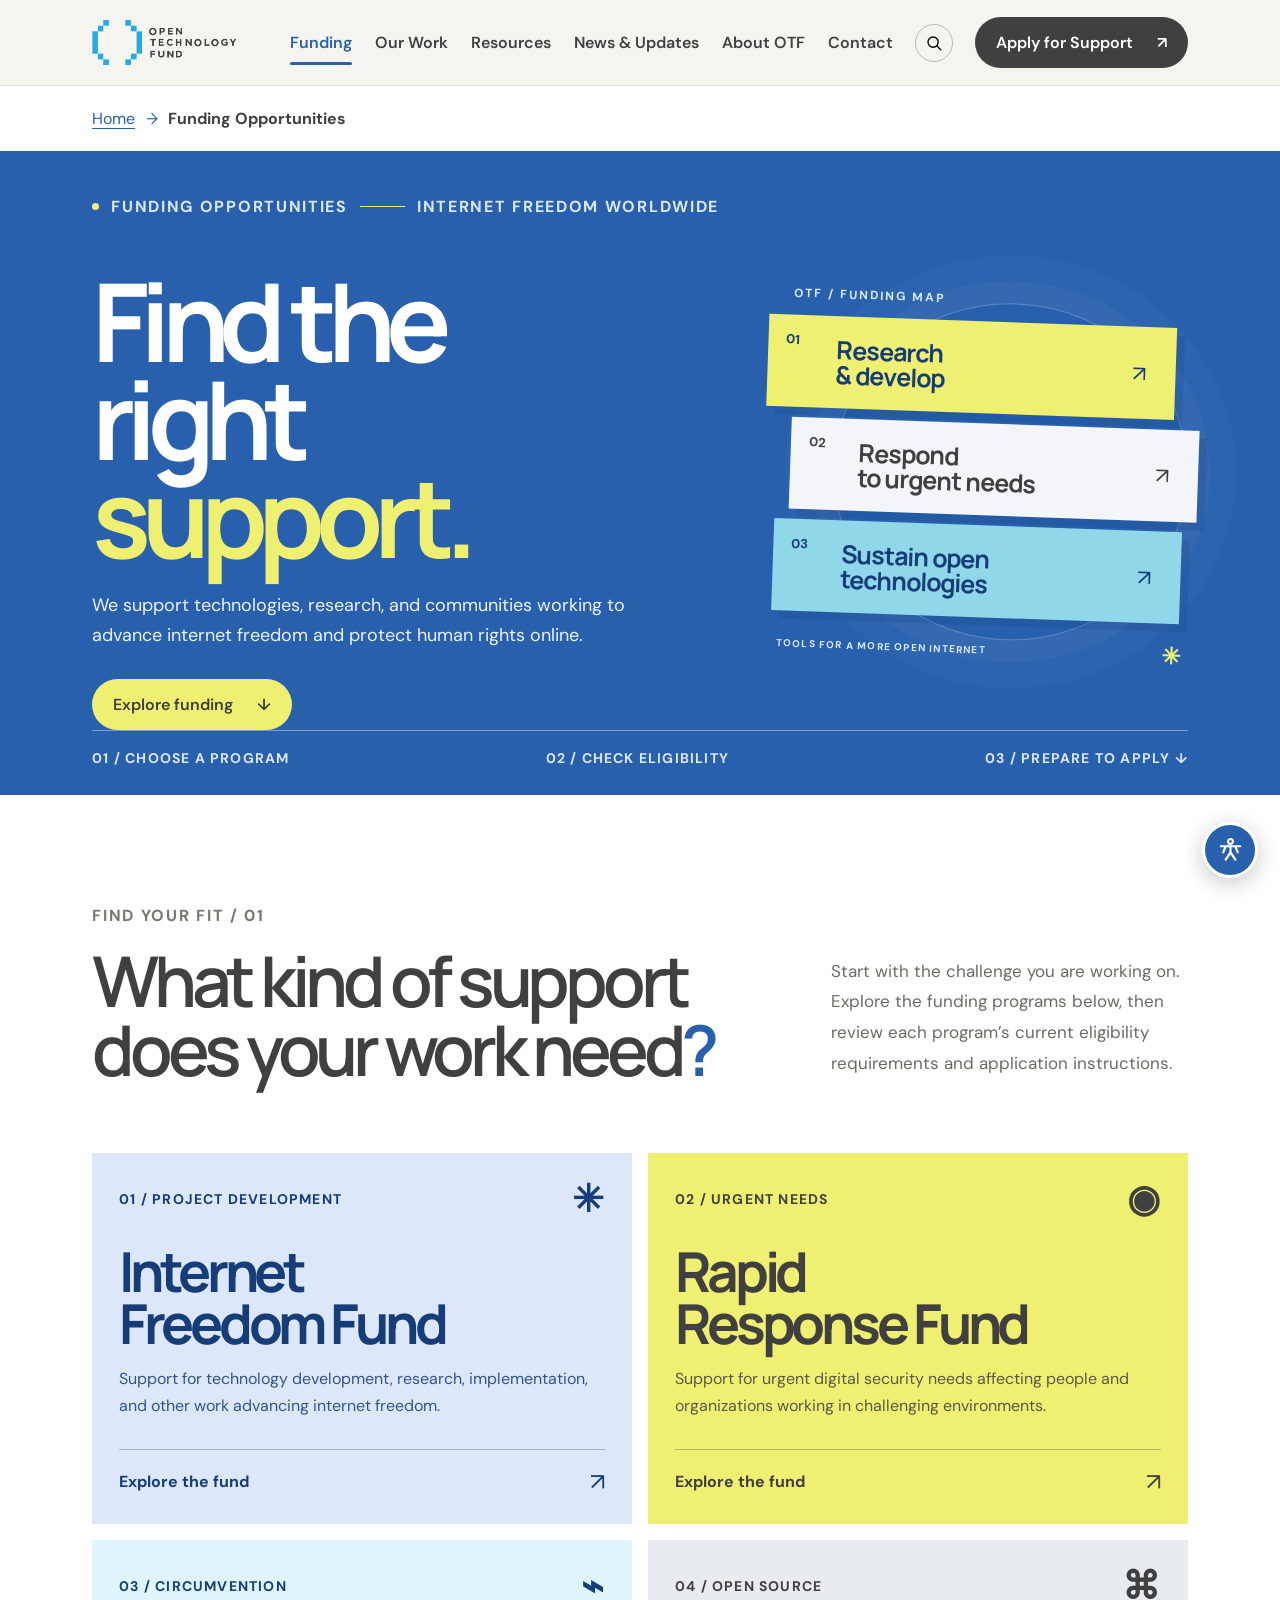
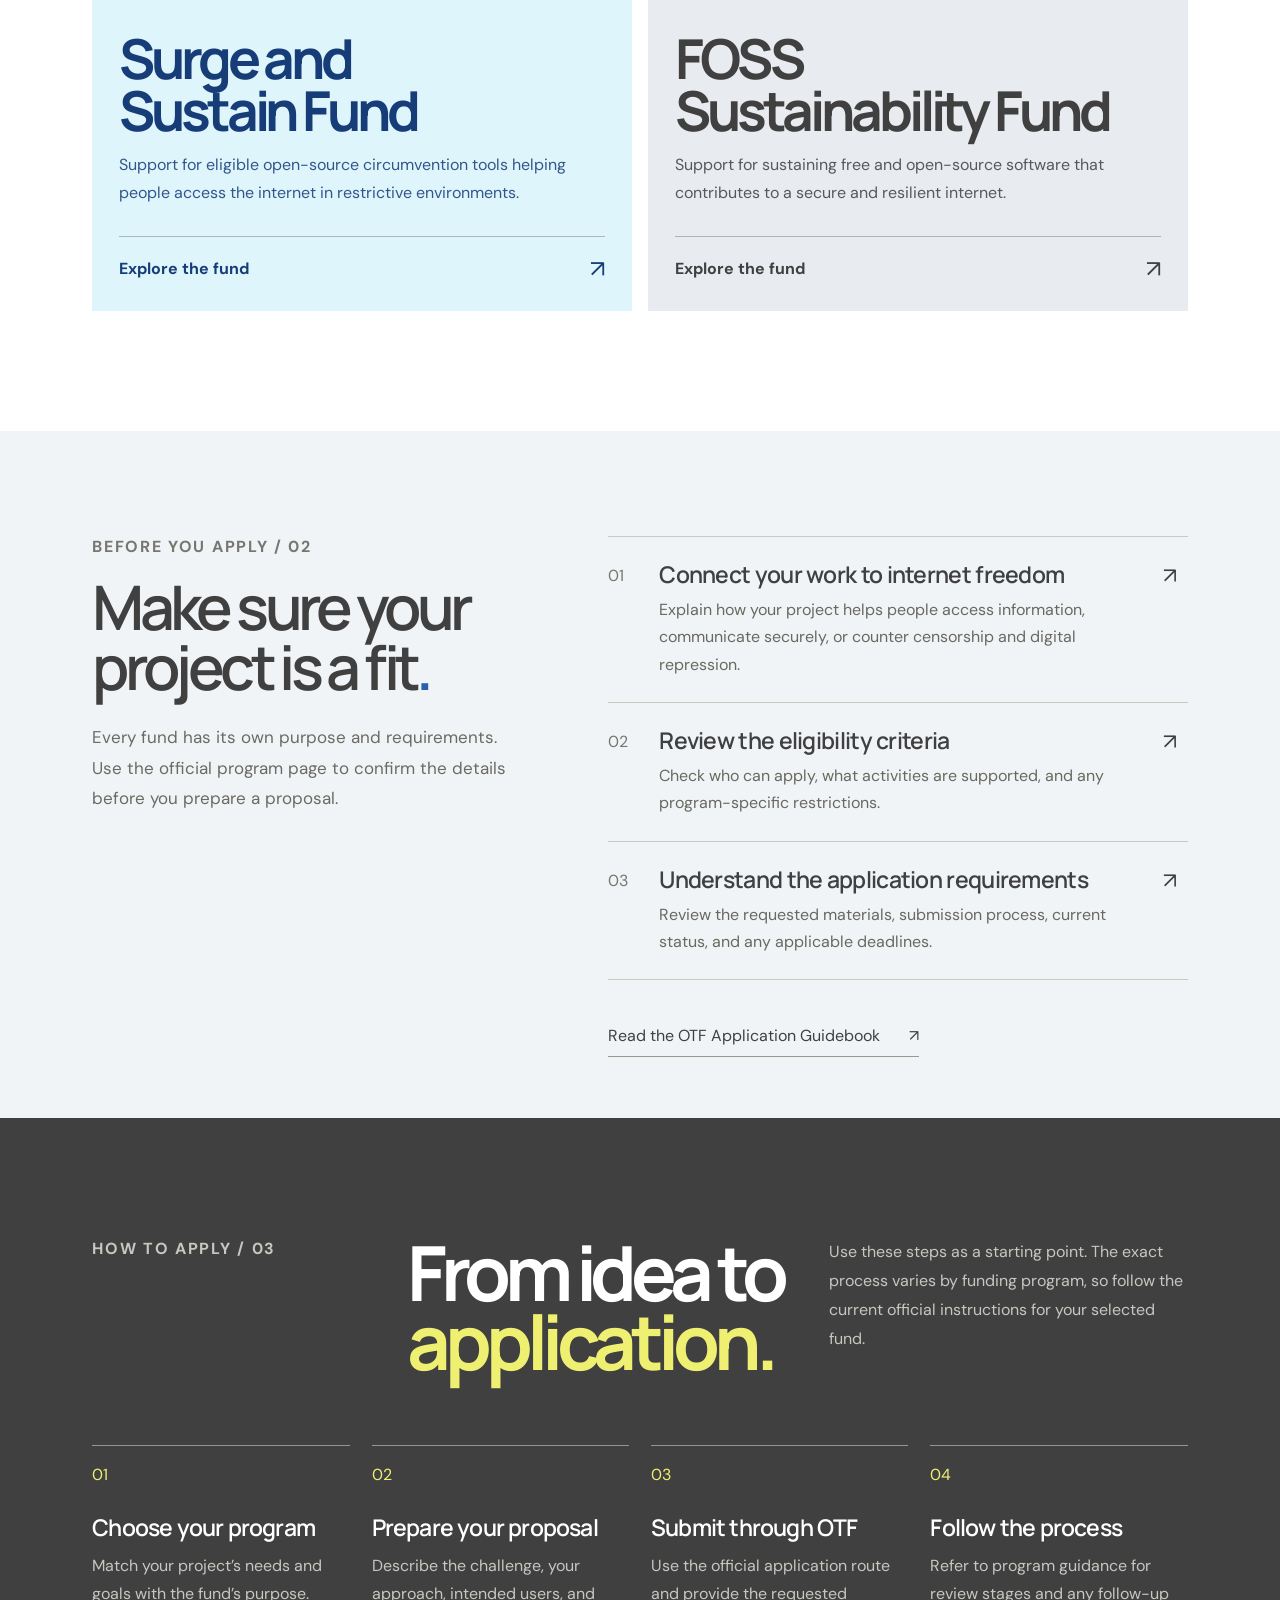
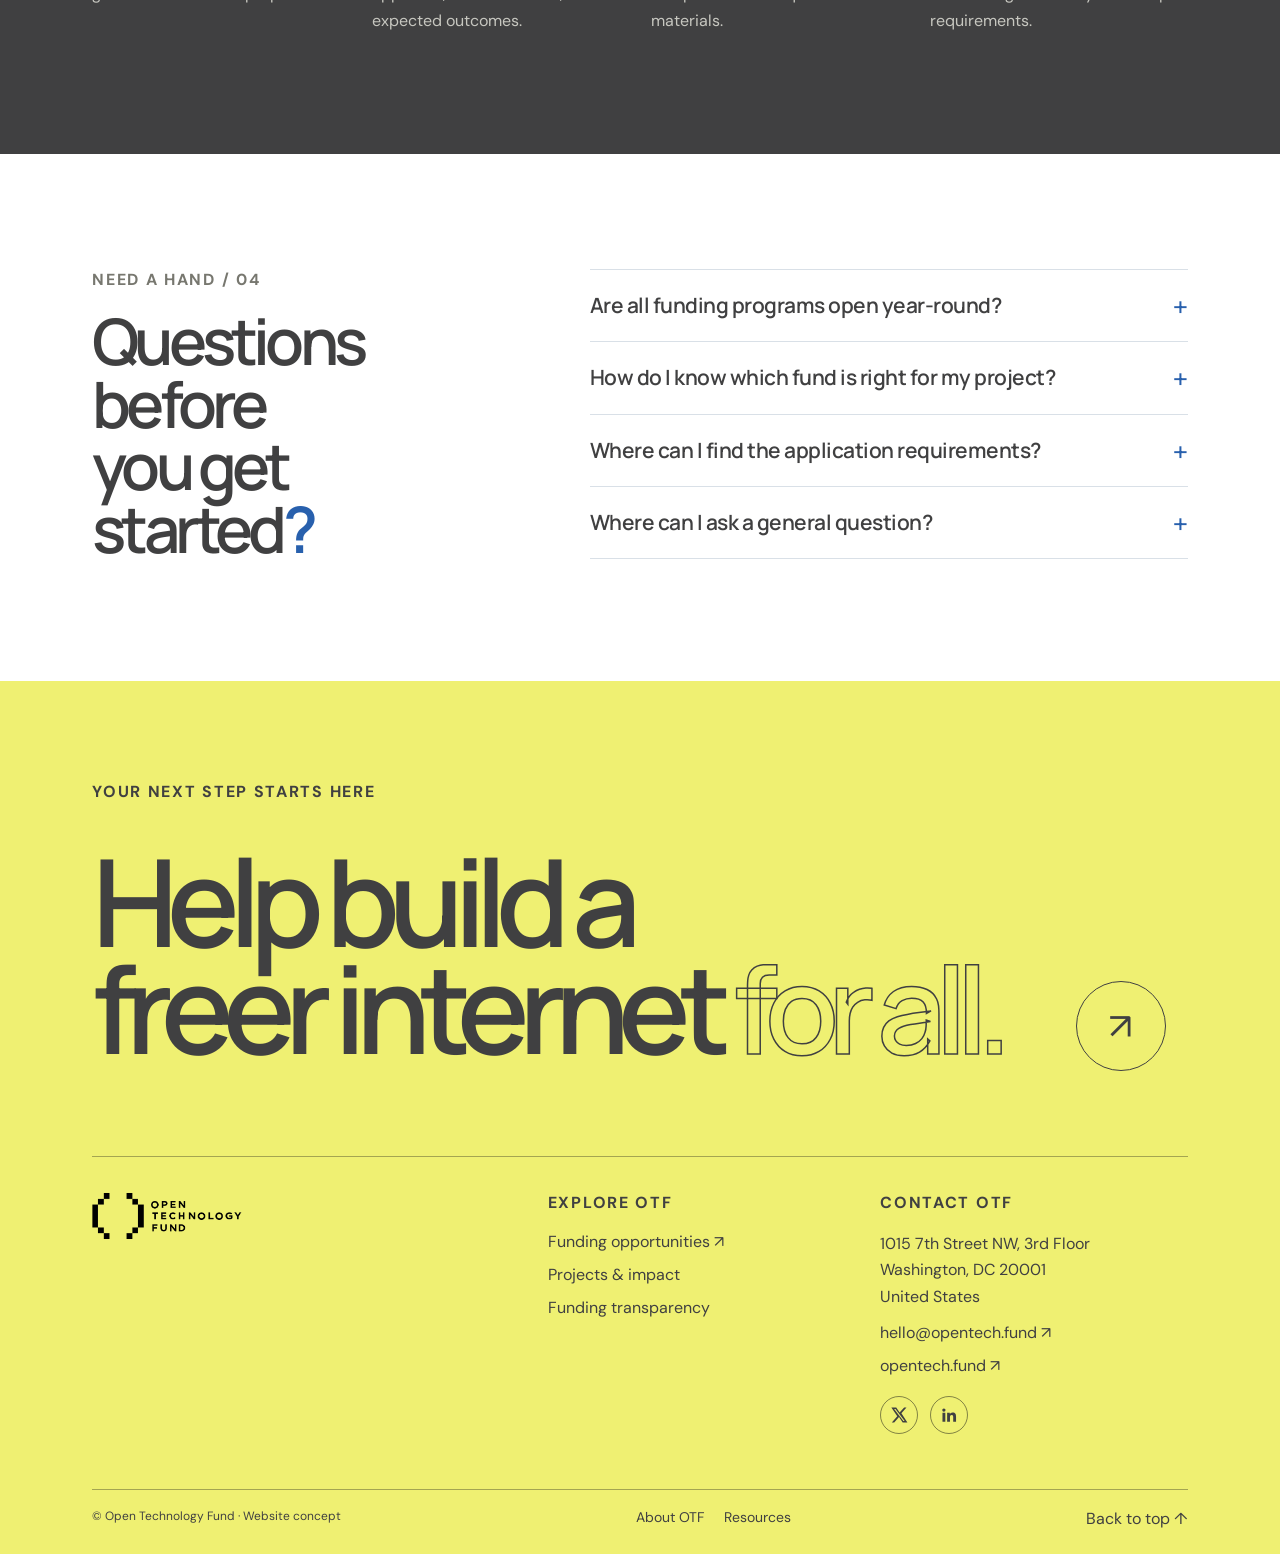
<file: funding.html>
<!doctype html><html lang="en"><head><meta charset="utf-8"><meta name="viewport" content="width=device-width,initial-scale=1"><meta name="description" content="Explore Open Technology Fund funding opportunities and find the right program for your internet freedom work."><title>Funding Opportunities — Open Technology Fund</title><link rel="preconnect" href="https://fonts.googleapis.com"><link rel="preconnect" href="https://fonts.gstatic.com" crossorigin><link href="https://fonts.googleapis.com/css2?family=DM+Sans:wght@400;500;600;700&family=Manrope:wght@400;500;600;700;800&display=swap" rel="stylesheet"><link rel="stylesheet" href="styles.css"><link rel="stylesheet" href="funding.css"></head><body><header class="header">
  <a class="otf-brand" href="index.html" aria-label="Open Technology Fund home"><img src="otf-logo.png" alt="Open Technology Fund"></a>
  <nav class="desktop-nav" aria-label="Primary navigation"><a href="funding.html" class="active" aria-current="page">Funding</a><a href="index.html#work">Our Work</a><a href="index.html#resources">Resources</a><a href="index.html#updates">News &amp; Updates</a><a href="index.html#about">About OTF</a><a href="index.html#contact">Contact</a></nav>
  <button class="search-toggle" type="button" aria-label="Open site search" aria-expanded="false" aria-controls="site-search"><svg viewBox="0 0 24 24" aria-hidden="true"><circle cx="10.8" cy="10.8" r="6.8"></circle><path d="m16 16 5 5"></path></svg></button>
  <a class="pill pill-dark header-cta" href="https://apply.opentech.fund/">Apply for Support <span>↗</span></a>
  <button class="menu-toggle" aria-label="Toggle navigation" aria-expanded="false"><i></i><i></i></button>
</header>
<div class="site-search" id="site-search" hidden>
  <form class="site-search-form" role="search" aria-label="Search this website">
    <label for="site-search-input">Search OTF</label>
    <div class="site-search-entry"><input id="site-search-input" type="search" placeholder="Search funding, programs, resources…" autocomplete="off"><button type="submit">Search ↗</button></div>
    <button type="button" class="site-search-close" aria-label="Close search">×</button>
  </form>
  <div class="site-search-results" aria-live="polite"></div>
</div>
<main id="top" class="funding-page">
  <nav class="breadcrumbs section-pad" aria-label="Breadcrumb"><a href="index.html">Home</a><span class="breadcrumb-chevron" aria-hidden="true">↗</span><span aria-current="page">Funding Opportunities</span></nav>
  <section class="funding-hero section-pad">
    <div class="funding-kicker"><span class="status-dot"></span> Funding opportunities <span class="kicker-line"></span> Internet freedom worldwide</div>
    <div class="funding-hero-grid"><div><h1>Find the right<br><em>support.</em></h1><p>We support technologies, research, and communities working to advance internet freedom and protect human rights online.</p><a class="pill pill-light" href="#programs">Explore funding <span>↓</span></a></div><div class="funding-hero-art" aria-hidden="true">
      <div class="hero-art-label">OTF / FUNDING MAP</div>
      <div class="hero-art-panel panel-one"><span>01</span><b>Research<br>&amp; develop</b><i>↗</i></div>
      <div class="hero-art-panel panel-two"><span>02</span><b>Respond<br>to urgent needs</b><i>↗</i></div>
      <div class="hero-art-panel panel-three"><span>03</span><b>Sustain open<br>technologies</b><i>↗</i></div>
      <div class="hero-art-foot">TOOLS FOR A MORE OPEN INTERNET <span>✳</span></div>
    </div></div>
    <div class="funding-hero-bottom"><span>01 / CHOOSE A PROGRAM</span><span>02 / CHECK ELIGIBILITY</span><span>03 / PREPARE TO APPLY ↓</span></div>
  </section>
  <section class="funding-intro section-pad"><div><span class="eyebrow">FIND YOUR FIT / 01</span><h2>What kind of support<br>does your work need<span class="period">?</span></h2></div><p>Start with the challenge you are working on. Explore the funding programs below, then review each program’s current eligibility requirements and application instructions.</p></section>
  <section class="funding-programs section-pad" id="programs">
    <a class="funding-program-card program-blue" href="https://www.opentech.fund/funds/internet-freedom-fund/"><div class="program-card-top"><span>01 / PROJECT DEVELOPMENT</span><span class="program-icon">✳</span></div><h3>Internet<br>Freedom Fund</h3><p>Support for technology development, research, implementation, and other work advancing internet freedom.</p><div class="program-card-bottom"><span>Explore the fund</span><b>↗</b></div></a>
    <a class="funding-program-card program-yellow" href="https://www.opentech.fund/funds/rapid-response-fund/"><div class="program-card-top"><span>02 / URGENT NEEDS</span><span class="program-icon">◉</span></div><h3>Rapid<br>Response Fund</h3><p>Support for urgent digital security needs affecting people and organizations working in challenging environments.</p><div class="program-card-bottom"><span>Explore the fund</span><b>↗</b></div></a>
    <a class="funding-program-card program-cyan" href="https://www.opentech.fund/funds/surge-and-sustain-fund/"><div class="program-card-top"><span>03 / CIRCUMVENTION</span><span class="program-icon">⌁</span></div><h3>Surge and<br>Sustain Fund</h3><p>Support for eligible open-source circumvention tools helping people access the internet in restrictive environments.</p><div class="program-card-bottom"><span>Explore the fund</span><b>↗</b></div></a>
    <a class="funding-program-card program-grey" href="https://www.opentech.fund/funds/foss-sustainability-fund/"><div class="program-card-top"><span>04 / OPEN SOURCE</span><span class="program-icon">⌘</span></div><h3>FOSS<br>Sustainability Fund</h3><p>Support for sustaining free and open-source software that contributes to a secure and resilient internet.</p><div class="program-card-bottom"><span>Explore the fund</span><b>↗</b></div></a>
  </section>
  <section class="funding-fit section-pad"><div class="fit-heading"><span class="eyebrow">BEFORE YOU APPLY / 02</span><h2>Make sure your project is a fit<span class="period">.</span></h2><p>Every fund has its own purpose and requirements. Use the official program page to confirm the details before you prepare a proposal.</p></div><div class="fit-list"><div class="fit-row"><span>01</span><div><h3>Connect your work to internet freedom</h3><p>Explain how your project helps people access information, communicate securely, or counter censorship and digital repression.</p></div><b>↗</b></div><div class="fit-row"><span>02</span><div><h3>Review the eligibility criteria</h3><p>Check who can apply, what activities are supported, and any program-specific restrictions.</p></div><b>↗</b></div><div class="fit-row"><span>03</span><div><h3>Understand the application requirements</h3><p>Review the requested materials, submission process, current status, and any applicable deadlines.</p></div><b>↗</b></div></div><a class="text-link guide-link" href="https://docs.opentech.fund/otf-application-guidebook/section-1-applicants/" target="_blank" rel="noreferrer">Read the OTF Application Guidebook <span>↗</span></a></section>
  <section class="funding-process section-pad"><div class="process-head"><span class="eyebrow">HOW TO APPLY / 03</span><h2>From idea to<br><em>application.</em></h2><p>Use these steps as a starting point. The exact process varies by funding program, so follow the current official instructions for your selected fund.</p></div><div class="process-steps"><div><span>01</span><h3>Choose your program</h3><p>Match your project’s needs and goals with the fund’s purpose.</p></div><div><span>02</span><h3>Prepare your proposal</h3><p>Describe the challenge, your approach, intended users, and expected outcomes.</p></div><div><span>03</span><h3>Submit through OTF</h3><p>Use the official application route and provide the requested materials.</p></div><div><span>04</span><h3>Follow the process</h3><p>Refer to program guidance for review stages and any follow-up requirements.</p></div></div></section>
  <section class="funding-faq section-pad"><div><span class="eyebrow">NEED A HAND / 04</span><h2>Questions before<br>you get started<span class="period">?</span></h2></div><div class="faq-list"><details><summary>Are all funding programs open year-round?</summary><p>Not necessarily. Availability and deadlines can vary. Check the official program page for current status before applying.</p></details><details><summary>How do I know which fund is right for my project?</summary><p>Start with the program descriptions above, then review each fund’s eligibility criteria and supported activities on the official OTF website.</p></details><details><summary>Where can I find the application requirements?</summary><p>Use the relevant official fund page and the OTF Application Guidebook for current instructions and required materials.</p></details><details><summary>Where can I ask a general question?</summary><p>Contact OTF at <a href="mailto:hello@opentech.fund">hello@opentech.fund</a>. For program-specific questions, check the relevant fund page first.</p></details></div></section>
</main>
<section class="contact section-pad" id="contact"><div class="contact-top"><span class="eyebrow">YOUR NEXT STEP STARTS HERE</span><h2>Help build a<br>freer internet <em>for all.</em></h2><a class="contact-circle" href="https://www.opentech.fund/" target="_blank" rel="noreferrer" aria-label="Visit the official OTF website">↗</a></div><div class="contact-bottom">
<a class="footer-logo otf-footer-logo" href="index.html"><img src="otf-logo.png" alt="Open Technology Fund"></a>
<div class="contact-info"><span class="eyebrow">EXPLORE OTF</span><a href="funding.html">Funding opportunities ↗</a><a href="https://www.opentech.fund/results/">Projects &amp; impact</a><a href="https://www.opentech.fund/about/about-our-funding/">Funding transparency</a></div>
<div class="contact-info footer-contact"><span class="eyebrow">CONTACT OTF</span><address>1015 7th Street NW, 3rd Floor<br>Washington, DC 20001<br>United States</address><a href="mailto:hello@opentech.fund">hello@opentech.fund ↗</a><a href="https://www.opentech.fund/" target="_blank" rel="noreferrer">opentech.fund ↗</a><div class="social-links" aria-label="OTF social media"><a href="https://x.com/OpenTechFund" target="_blank" rel="noreferrer" aria-label="OTF on X"><svg viewBox="0 0 24 24" aria-hidden="true"><path d="M18.9 2H22l-6.8 7.8L23.2 22h-6.3L12 14.7 5.6 22H2.4l7.3-8.5L1.8 2h6.5l4.5 6.7L18.9 2Zm-1.1 18h1.7L7.3 3.9H5.5L17.8 20Z"/></svg></a><a href="https://www.linkedin.com/company/open-technology-fund/" target="_blank" rel="noreferrer" aria-label="OTF on LinkedIn"><svg viewBox="0 0 24 24" aria-hidden="true"><path d="M5.2 3.2a2.2 2.2 0 1 1 0 4.4 2.2 2.2 0 0 1 0-4.4ZM3.3 9h3.8v12H3.3V9Zm6.2 0h3.6v1.6h.1c.5-.9 1.7-1.9 3.6-1.9 3.9 0 4.6 2.5 4.6 5.7V21h-3.8v-5.8c0-1.4 0-3.2-2-3.2s-2.3 1.5-2.3 3.1V21H9.5V9Z"/></svg></a></div></div></div>
<div class="legal"><span>© Open Technology Fund · Website concept</span><div><a href="index.html#about">About OTF</a><a href="index.html#resources">Resources</a></div><a href="index.html">Back to top ↑</a></div></section><div class="accessibility-widget">
  <button class="accessibility-trigger" id="accessibility-trigger" aria-label="Open accessibility options" aria-expanded="false" aria-controls="accessibility-panel">
    <svg viewBox="0 0 24 24" aria-hidden="true"><circle cx="12" cy="4.5" r="2"></circle><path d="M4 8.5h16M12 8.5v5m0 0-4 6m4-6 4 6M8 8.5l-2 5m10-5 2 5"></path></svg>
  </button>
  <section class="accessibility-panel" id="accessibility-panel" aria-label="Accessibility settings" hidden>
    <div class="accessibility-panel-head"><h2>Accessibility</h2><button id="accessibility-close" aria-label="Close accessibility options">×</button></div>
    <p>Adjust this page to your reading preferences.</p>
    <div class="accessibility-controls">
      <button type="button" data-accessibility="larger-text">A+ <span>Larger text</span></button>
      <button type="button" data-accessibility="smaller-text">A− <span>Smaller text</span></button>
      <button type="button" data-accessibility="contrast">◐ <span>High contrast</span></button>
      <button type="button" data-accessibility="links">↗ <span>Underline links</span></button>
      <button type="button" data-accessibility="motion">Ⅱ <span>Reduce motion</span></button>
      <button type="button" data-accessibility="reset">↺ <span>Reset settings</span></button>
    </div>
    <p class="accessibility-note">These controls adjust this page only and do not replace browser accessibility settings.</p>
  </section>
</div>
<script src="script.js"></script></body></html>
</file>
<file: styles.css>
*{box-sizing:border-box} :root{--ink:#404041;--paper:#ffffff;--lime:#eff072;--muted:#707782;--line:#d9e0e7;--otf-blue:#2860ad;--otf-cyan:#25aae1}html{scroll-behavior:smooth;scroll-padding-top:90px}body{margin:0;background:var(--paper);color:var(--ink);font-family:"DM Sans",sans-serif;font-size:16px}a{color:inherit;text-decoration:none}button{font:inherit}.header{height:86px;padding:0 5.4%;display:flex;align-items:center;justify-content:space-between;border-bottom:1px solid var(--line);position:sticky;top:0;background:rgba(245,244,239,.94);backdrop-filter:blur(14px);z-index:20}.wordmark{font:800 30px Manrope,sans-serif;letter-spacing:-2px}.wordmark span,.footer-logo span{font:500 16px "DM Sans";vertical-align:top;letter-spacing:0}.desktop-nav{display:flex;gap:44px;margin-left:70px}.desktop-nav a{font-size:16px;font-weight:600}.desktop-nav sup{font-size:16px;color:#85857c}.pill{border-radius:40px;padding:15px 21px;display:inline-flex;gap:24px;align-items:center;font-size:16px;font-weight:600;transition:transform .25s,background .25s}.pill:hover{transform:translateY(-3px)}.pill-dark{background:var(--ink);color:white}.pill-dark:hover{background:#3b3b34}.menu-toggle{display:none;border:0;background:none}.section-pad{padding-left:7.2%;padding-right:7.2%}.hero{min-height:690px;padding-top:42px;position:relative;overflow:hidden}.hero-kicker,.eyebrow{font-size:16px;letter-spacing:1.7px;font-weight:700;text-transform:uppercase}.hero-kicker{display:flex;align-items:center;gap:12px;color:#595950}.status-dot{width:7px;height:7px;background:#eff072;border-radius:50%}.kicker-line{height:1px;width:45px;background:#eff072}.hero h1{font:600 clamp(94px,15.4vw,220px)/.78 Manrope,sans-serif;letter-spacing:-.105em;margin:90px 0 48px;position:relative;z-index:2}.hero h1 span{display:block}.hero h1 .second-line{margin-left:19%}.hero h1 em{font-style:normal;color:transparent;-webkit-text-stroke:2px var(--ink)}.starburst{font-size:.22em;display:inline-block;vertical-align:top;letter-spacing:0;margin:8px 0 0 16px;color:#eff072;animation:spin 22s linear infinite}@keyframes spin{to{transform:rotate(360deg)}}.hero-bottom{display:grid;grid-template-columns:1fr 1fr 1fr;align-items:end;position:relative;z-index:3}.hero-bottom p{font-size:17px;line-height:1.5;margin:0}.round-link{border:1px solid #b9b9ae;border-radius:50%;width:54px;height:54px;display:grid;place-items:center;font-size:25px;justify-self:center;transition:all .25s}.round-link:hover{background:var(--lime);border-color:var(--lime);transform:rotate(45deg)}.hero-note{font-size:16px;line-height:1.6;color:var(--muted);justify-self:end;text-transform:uppercase;letter-spacing:1px}.hero-art{position:absolute;right:6%;top:160px;width:290px;height:290px;opacity:.85}.art-circle{position:absolute;inset:28px;border-radius:50%;background:var(--lime);mix-blend-mode:multiply}.art-ring{position:absolute;border:1px solid #9db9dd;border-radius:50%;inset:0}.ring-one{transform:scaleX(.56) rotate(36deg)}.ring-two{transform:scaleX(.56) rotate(-36deg)}.art-label{position:absolute;top:42%;left:30%;font:800 20px/.95 Manrope;letter-spacing:-1px;transform:rotate(-12deg)}.art-label span{font-size:30px;margin-left:9px}.work{padding-top:130px;padding-bottom:135px}.section-heading{display:flex;align-items:end;justify-content:space-between;margin-bottom:44px}.eyebrow{color:#77776f}.section-heading h2{font:600 clamp(48px,6.6vw,88px)/.98 Manrope,sans-serif;letter-spacing:-.075em;margin:20px 0 0}.period{color:#2860ad}.text-link{font-size:16px;border-bottom:1px solid #99998f;padding-bottom:10px}.text-link span{margin-left:25px}.work-grid{display:grid;grid-template-columns:1.12fr .88fr;gap:55px 26px}.project{display:block;min-width:0}.project-image{height:clamp(260px,35vw,490px);position:relative;overflow:hidden;display:grid;place-items:center;transition:filter .3s}.project:hover .project-image{filter:saturate(1.15)}.project-large .project-image{height:clamp(300px,39vw,540px)}.third{background:#e4f5fb}.project-stamp{font:800 clamp(50px,9vw,130px)/.75 Manrope;letter-spacing:-.1em;text-align:center;color:#ec4d31;transform:rotate(-8deg)}.ting{background:#dff5fc}.ting-title{font:800 clamp(70px,11vw,150px)/.7 Manrope;letter-spacing:-.12em;color:#2860ad;transform:rotate(-9deg)}.ting-title i{font-style:normal;color:#f7f4e9;margin-left:42px}.bank{background:#e5e9ef}.bank-seal{border:2px solid #2860ad;border-radius:50%;width:170px;height:170px;display:grid;place-content:center;text-align:center;color:#2860ad;font:800 42px Manrope;outline:1px solid #1c4b3d;outline-offset:8px}.bank-seal small{font:600 16px "DM Sans";letter-spacing:1px}.kidzee{background:#eff072;display:flex;flex-direction:column;align-items:center;justify-content:center}.kidzee-word{font:800 clamp(60px,10vw,125px) Manrope;letter-spacing:-.1em;color:#2860ad}.kidzee-word span{font-size:16px;vertical-align:top}.kidzee-sub{font-size:16px;letter-spacing:2px}.project-arrow{position:absolute;right:18px;top:18px;width:38px;height:38px;border-radius:50%;display:grid;place-items:center;background:var(--paper);transition:transform .25s}.project:hover .project-arrow{transform:rotate(45deg)}.project-meta{display:flex;justify-content:space-between;align-items:baseline;gap:12px;padding-top:18px}.project-meta h3{font-size:16px;font-weight:600;margin:0}.project-meta span{font-size:16px;color:var(--muted)}.services{padding-top:100px;padding-bottom:130px;background:#f1f4f7}.section-intro{font-size:16px;line-height:1.6;color:#6d6d65;margin:0 0 5px}.service-list{border-top:1px solid #c9c9bf}.service-row{display:grid;grid-template-columns:55px minmax(0,1fr) 160px 35px;gap:25px;align-items:center;padding:28px 0;border-bottom:1px solid #c9c9bf;transition:padding .3s}.service-row:hover{padding-left:12px;padding-right:12px}.service-number{font-size:16px;color:#77776f;align-self:start;padding-top:10px}.service-copy h3{font:600 clamp(23px,3vw,38px) Manrope;letter-spacing:-1.5px;margin:0 0 10px}.service-copy p{max-width:620px;font-size:16px;line-height:1.7;color:#66665e;margin:0}.service-thumb{height:115px;display:grid;place-items:center;overflow:hidden}.service-thumb span{font:800 19px/.95 Manrope;letter-spacing:-1px;text-align:center}.video-thumb{background:#f4a84b;color:#28281f}.performance-thumb{background:#dff5fc;color:#2860ad}.branding-thumb{background:#eff072;color:#404041}.branding-thumb span{font-size:38px}.seo-thumb{background:#dce7fa;color:#2860ad}.service-arrow{font-size:25px;justify-self:end;transition:transform .25s}.service-row:hover .service-arrow{transform:translate(3px,-3px)}.industries{background:var(--ink);color:var(--paper);padding-top:120px;padding-bottom:120px}.industry-top{display:grid;grid-template-columns:1fr 1.6fr;gap:30px;margin-bottom:60px}.industry-top .eyebrow{color:#aaa99f}.industry-top h2{font:700 clamp(52px,7.6vw,104px)/.84 Manrope;letter-spacing:-.09em;margin:0 0 26px}.industry-top h2 em{font-style:normal;color:var(--lime)}.industry-top p{max-width:400px;color:#b8b8af;line-height:1.7;font-size:16px;margin-bottom:25px}.pill-light{background:var(--lime);color:var(--ink)}.industry-grid{display:grid;grid-template-columns:repeat(4,1fr);gap:12px}.industry-card{height:260px;padding:17px;position:relative;overflow:hidden;color:var(--ink);display:flex;flex-direction:column;justify-content:space-between;transition:transform .3s}.industry-card:hover{transform:translateY(-5px)}.industry-card>span{font-size:16px;letter-spacing:1px}.industry-card b{font:700 clamp(20px,2.4vw,31px)/.95 Manrope;letter-spacing:-1.4px;position:relative;z-index:2}.industry-card small{font-size:16px;position:relative;z-index:2}.industry-symbol{position:absolute;font-size:120px;right:5px;top:54px;opacity:.3}.industry-bank{background:#dce7fa}.industry-school{background:#eff072}.industry-distill{background:#dff5fc}.industry-electro{background:#dce7fa}.industry-isp{background:#c8effa}.industry-saas{background:#e5e9ef}.industry-ota{background:#eff072}.industry-home{background:#dce7fa}.second-grid{margin-top:12px}.approach{padding-top:130px;padding-bottom:120px}.approach-head{display:grid;grid-template-columns:1fr 2fr;gap:30px;margin-bottom:70px}.approach-head .eyebrow{padding-top:12px}.approach-head h2{font:600 clamp(36px,5vw,66px)/1.08 Manrope;letter-spacing:-.06em;margin:0}.approach-head h2 em{font-style:normal;color:#929288}.approach-layout{display:grid;grid-template-columns:1.1fr .9fr;gap:8%}.approach-photo{position:relative;min-height:420px}.approach-photo img{width:100%;height:100%;min-height:420px;object-fit:cover;filter:grayscale(100%)}.photo-caption{position:absolute;bottom:15px;left:15px;background:var(--lime);padding:9px 12px;font-size:16px;letter-spacing:1px;font-weight:700}.approach-details{display:flex;flex-direction:column;justify-content:center;gap:35px}.approach-details .eyebrow{font-size:16px}.approach-details h3{font:600 25px Manrope;letter-spacing:-1px;margin:10px 0}.approach-details p{font-size:16px;line-height:1.8;color:#696960;max-width:390px;margin:0}.client-logos{display:flex;justify-content:space-between;align-items:center;border-top:1px solid var(--line);padding-top:23px;gap:14px}.client-logos span{font:700 16px Manrope;letter-spacing:-.5px}.client-logos span:nth-child(3){color:#1c9a70}.principles{padding-top:30px;padding-bottom:120px}.principle{display:grid;grid-template-columns:70px 1fr 35px;gap:25px;border-top:1px solid var(--line);padding:29px 0;align-items:start}.principle:last-child{border-bottom:1px solid var(--line)}.principle>span{font-size:16px;color:#7c7c73;padding-top:8px}.principle h3{font:600 clamp(25px,3.3vw,42px) Manrope;letter-spacing:-1.8px;margin:0 0 8px}.principle p{max-width:620px;color:#6b6b62;font-size:16px;line-height:1.75;margin:0}.principle>b{font-size:24px;font-weight:400}.play{padding-top:95px;padding-bottom:130px;background:#f1f4f7}.play-grid{display:grid;grid-template-columns:repeat(4,1fr);gap:12px}.play-grid img{width:100%;height:270px;object-fit:cover;filter:grayscale(100%);transition:filter .4s,transform .4s}.play-grid img:hover{filter:grayscale(0);transform:translateY(-5px)}.contact{background:var(--lime);padding-top:100px;padding-bottom:25px}.contact-top{position:relative;padding-bottom:95px}.contact-top .eyebrow{color:#3f4922}.contact-top h2{font:600 clamp(58px,9.5vw,130px)/.88 Manrope;letter-spacing:-.09em;margin:45px 0 0}.contact-top h2 em{font-style:normal;color:transparent;-webkit-text-stroke:1.5px var(--ink)}.contact-circle{position:absolute;right:2%;bottom:85px;width:90px;height:90px;border-radius:50%;border:1px solid var(--ink);display:grid;place-items:center;font-size:37px;transition:all .25s}.contact-circle:hover{background:var(--ink);color:var(--lime);transform:rotate(45deg)}.contact-bottom{border-top:1px solid rgba(23,23,20,.35);padding:35px 0 55px;display:grid;grid-template-columns:1.4fr 1fr 1fr;gap:25px}.footer-logo{font:800 42px/.8 Manrope;letter-spacing:-3px}.footer-logo i{font-style:normal;font-size:26px}.contact-info{display:flex;flex-direction:column;gap:12px;align-items:flex-start}.contact-info .eyebrow{margin-bottom:6px;color:#485025}.contact-info a{font-size:16px}.contact-info a:hover{text-decoration:underline}.legal{border-top:1px solid rgba(23,23,20,.35);padding-top:18px;display:flex;justify-content:space-between;gap:15px;font-size:16px}.legal div{display:flex;gap:20px}.legal a:hover{text-decoration:underline}.reveal{opacity:0;transform:translateY(24px);transition:opacity .7s ease,transform .7s ease}.reveal.visible{opacity:1;transform:none}@media(max-width:850px){.header{height:72px;padding:0 5%}.desktop-nav{gap:20px;margin-left:0}.section-pad{padding-left:5%;padding-right:5%}.hero{min-height:620px}.hero h1{font-size:clamp(90px,17vw,145px);margin-top:110px}.hero-art{width:210px;height:210px;right:5%;top:180px;opacity:.55}.work-grid{gap:40px 18px}.service-row{grid-template-columns:35px minmax(0,1fr) 115px 25px;gap:15px}.service-thumb{height:95px}.industry-card{height:220px;padding:13px}.industry-symbol{font-size:90px}.approach-layout{gap:5%}.approach-photo,.approach-photo img{min-height:350px}.play-grid img{height:210px}}@media(max-width:600px){.header{height:68px}.wordmark{font-size:27px}.desktop-nav{display:none;position:absolute;top:68px;left:0;right:0;background:var(--paper);padding:25px 5%;border-bottom:1px solid var(--line);flex-direction:column;gap:22px}.desktop-nav.open{display:flex}.header-cta{margin-left:auto;margin-right:18px;padding:12px 14px;gap:12px;font-size:16px}.menu-toggle{display:flex;flex-direction:column;gap:6px;padding:8px}.menu-toggle i{display:block;width:22px;height:1px;background:var(--ink)}.section-pad{padding-left:6%;padding-right:6%}.hero{min-height:590px;padding-top:30px}.hero-kicker{font-size:16px;letter-spacing:1px;gap:7px}.kicker-line{width:20px}.hero h1{font-size:clamp(75px,18vw,112px);margin-top:120px;margin-bottom:55px;letter-spacing:-.1em}.hero h1 .second-line{margin-left:8%}.hero h1 em{-webkit-text-stroke:1px var(--ink)}.hero-art{width:155px;height:155px;top:180px;right:2%;opacity:.38}.art-label{font-size:16px}.art-label span{font-size:20px}.hero-bottom{grid-template-columns:1fr auto;gap:20px}.hero-bottom p{font-size:16px}.round-link{width:44px;height:44px;grid-column:2;grid-row:1}.hero-note{display:none}.work,.approach{padding-top:85px;padding-bottom:85px}.section-heading{align-items:flex-start;gap:20px;margin-bottom:30px}.section-heading h2{font-size:49px;margin-top:15px}.text-link{font-size:16px;max-width:115px;line-height:1.5;margin-top:25px}.work-grid{grid-template-columns:1fr;gap:30px}.project-image,.project-large .project-image{height:78vw;max-height:440px}.project-meta{padding-top:12px}.project-meta h3{font-size:16px}.project-meta span{font-size:16px}.services{padding-top:80px;padding-bottom:80px}.section-intro{display:none}.service-row{grid-template-columns:26px minmax(0,1fr) 24px;gap:12px;padding:23px 0}.service-copy h3{font-size:23px;letter-spacing:-1px}.service-copy p{font-size:16px;line-height:1.6}.service-thumb{display:none}.service-arrow{font-size:22px}.industries{padding-top:80px;padding-bottom:80px}.industry-top{grid-template-columns:1fr;gap:30px;margin-bottom:35px}.industry-top h2{font-size:clamp(56px,15vw,84px)}.industry-top p{font-size:16px}.industry-grid{grid-template-columns:repeat(2,1fr);gap:9px}.industry-card{height:205px;padding:13px}.industry-card b{font-size:25px}.industry-symbol{font-size:80px;top:50px}.second-grid{margin-top:9px}.approach-head{grid-template-columns:1fr;gap:22px;margin-bottom:35px}.approach-head h2{font-size:38px}.approach-layout{grid-template-columns:1fr;gap:35px}.approach-photo,.approach-photo img{min-height:290px;height:290px}.approach-details{gap:28px}.approach-details h3{font-size:23px}.client-logos{flex-wrap:wrap}.principles{padding-bottom:80px}.principle{grid-template-columns:28px 1fr 20px;gap:13px;padding:23px 0}.principle h3{font-size:26px;letter-spacing:-1px}.principle p{font-size:16px}.play{padding-top:75px;padding-bottom:80px}.play-grid{grid-template-columns:repeat(2,1fr);gap:9px}.play-grid img{height:44vw;max-height:250px}.contact{padding-top:75px}.contact-top{padding-bottom:90px}.contact-top h2{font-size:clamp(49px,11vw,72px);margin-top:35px}.contact-circle{width:58px;height:58px;font-size:26px;right:0;bottom:20px}.contact-bottom{grid-template-columns:1fr 1fr;gap:35px 20px;padding:30px 0 40px}.footer-logo{grid-column:1/-1;font-size:38px}.contact-info a{font-size:16px}.legal{flex-wrap:wrap;line-height:1.6}.legal div{gap:12px}.legal>a{display:none}}@media(prefers-reduced-motion:reduce){*,*::before,*::after{scroll-behavior:auto!important;animation:none!important;transition:none!important}}

/* OTF template-preserving overrides */
.otf-brand{display:flex;align-items:center;width:154px;max-width:20%;flex-shrink:0}
.otf-brand img{display:block;width:100%;max-height:54px;object-fit:contain;object-position:left center}
.header{gap:28px}
.desktop-nav{margin-left:auto}
.header-cta{white-space:nowrap}
.hero{background:#2860ad;color:#fff}
.hero-kicker,.hero-note{color:rgba(255,255,255,.78)}
.hero h1{color:#fff}
.hero h1 em{color:var(--lime);-webkit-text-stroke:0}
.hero .starburst{color:var(--lime)}
.hero .status-dot{background:var(--lime)}
.hero .kicker-line{background:var(--lime)}
.hero .art-circle{background:var(--lime);mix-blend-mode:normal;opacity:.96}
.hero .art-ring{border-color:rgba(255,255,255,.45)}
.hero .art-label{color:#2860ad}
.hero .round-link{border-color:rgba(255,255,255,.6);color:#fff}
.hero .round-link:hover{background:var(--lime);color:var(--ink);border-color:var(--lime)}
.pill-dark{background:#404041;color:#fff}
.pill-dark:hover{background:#2860ad}
.pill-light{background:var(--lime);color:#404041}
.project-stamp{color:#2860ad}
.ting-title{color:#2860ad}
.ting-title i{color:#25aae1}
.bank-seal{outline-color:#2860ad}
.kidzee-word{color:#2860ad}
.period{color:#2860ad}
.services{background:#f1f4f7}
.industry-top h2 em{color:var(--lime)}
.industry-symbol{color:#2860ad}
.approach-photo img{filter:grayscale(100%) contrast(1.04)}
.photo-caption{background:var(--lime);color:#404041}
.client-logos span:nth-child(3){color:#2860ad}
.contact{background:var(--lime);color:#404041}
.contact-top .eyebrow,.contact-info .eyebrow{color:#404041}
.contact-top h2 em{-webkit-text-stroke-color:#404041}
.contact-circle:hover{background:#2860ad;color:#fff}
.otf-footer-logo{width:150px;display:flex;align-items:flex-start}
.otf-footer-logo img{display:block;width:100%;max-height:65px;object-fit:contain;object-position:left center;filter:brightness(0) saturate(100%)}
.play-grid{grid-template-columns:repeat(4,1fr)}
.update-art{width:100%;height:270px;display:grid;place-items:center;position:relative;overflow:hidden;transition:transform .35s,filter .35s}
.update-art:hover{transform:translateY(-5px)}
.update-art span{font:800 clamp(24px,3vw,40px)/.95 Manrope,sans-serif;letter-spacing:-.06em;text-align:center;position:relative;z-index:2}
.update-art-one{background:#2860ad;color:#eff072}
.update-art-one:before{content:"";position:absolute;inset:0;background-image:linear-gradient(rgba(255,255,255,.2) 1px,transparent 1px),linear-gradient(90deg,rgba(255,255,255,.2) 1px,transparent 1px);background-size:26px 26px}
.update-art-two{background:#dff5fc;color:#2860ad}
.update-art-two:before,.update-art-two:after{content:"";position:absolute;width:170px;height:170px;border:1px solid #25aae1;border-radius:50%;transform:scaleX(.55) rotate(38deg)}
.update-art-two:after{transform:scaleX(.55) rotate(-38deg)}
.update-art-three{background:#eff072;color:#2860ad}
.update-art-three:before{content:"";position:absolute;width:180px;height:180px;border:1px solid #2860ad;border-radius:50%;box-shadow:0 0 0 22px rgba(40,96,173,.08),0 0 0 48px rgba(40,96,173,.06)}
.update-art-four{background:#e5e9ef;color:#2860ad}
.update-art-four:before{content:"";position:absolute;inset:20px;background:repeating-linear-gradient(45deg,transparent 0 15px,rgba(37,170,225,.5) 15px 21px);clip-path:polygon(50% 0,100% 50%,50% 100%,0 50%)}
.updates-link{margin-top:28px}
.accessibility-widget{position:fixed;right:22px;bottom:22px;z-index:1000}
.accessibility-trigger{width:56px;height:56px;border-radius:50%;background:#2860ad;color:#fff;border:3px solid #fff;box-shadow:0 5px 22px rgba(0,0,0,.22);display:grid;place-items:center;cursor:pointer;transition:transform .2s,background .2s}
.accessibility-trigger:hover{transform:translateY(-3px);background:#214f91}
.accessibility-trigger svg{width:29px;height:29px;fill:none;stroke:currentColor;stroke-width:1.8;stroke-linecap:round;stroke-linejoin:round}
.accessibility-panel{position:absolute;right:0;bottom:70px;width:min(340px,calc(100vw - 32px));background:#fff;color:#404041;box-shadow:0 12px 42px rgba(0,0,0,.25);border:1px solid #d9e0e7;padding:20px}
.accessibility-panel[hidden]{display:none}
.accessibility-panel-head{display:flex;justify-content:space-between;align-items:center;gap:15px}
.accessibility-panel h2{font:700 22px/1.2 Manrope,sans-serif;margin:0}
.accessibility-panel-head button{border:0;background:transparent;font-size:29px;line-height:1;cursor:pointer;color:#404041}
.accessibility-panel>p{font-size:16px;color:#707782;margin:10px 0 15px}
.accessibility-controls{display:grid;grid-template-columns:1fr 1fr;gap:8px}
.accessibility-controls button{min-height:47px;border:1px solid #d9e0e7;background:#f1f4f7;display:flex;align-items:center;gap:8px;padding:9px;font-size:16px;font-weight:700;text-align:left;cursor:pointer;color:#404041}
.accessibility-controls button:hover,.accessibility-controls button:focus-visible{border-color:#2860ad;background:#eaf3ff}
.accessibility-controls button span{font-size:16px;font-weight:600}
.accessibility-panel .accessibility-note{font-size:16px;line-height:1.5;margin:14px 0 0}
body.accessibility-large{font-size:18px}
body.accessibility-large p,body.accessibility-large .desktop-nav a{font-size:1.08em}
body.accessibility-small{font-size:16px}
body.accessibility-high-contrast{--ink:#000;--paper:#fff;--lime:#ffff00;--muted:#222;--line:#555;--otf-blue:#003b8e}
body.accessibility-underline a{text-decoration:underline!important;text-underline-offset:3px}
body.accessibility-reduced-motion *,body.accessibility-reduced-motion *:before,body.accessibility-reduced-motion *:after{scroll-behavior:auto!important;animation:none!important;transition:none!important}
.parallax-layer{will-change:transform}
@media(max-width:850px){.otf-brand{width:125px;max-width:23%}.desktop-nav{margin-left:auto}.play-grid .update-art{height:210px}}
@media(max-width:600px){.otf-brand{width:116px;max-width:30%}.header{gap:10px}.play-grid{grid-template-columns:repeat(2,1fr)}.play-grid .update-art{height:44vw;max-height:250px}.accessibility-widget{right:14px;bottom:14px}.accessibility-trigger{width:52px;height:52px}}
@media(prefers-reduced-motion:reduce){.parallax-layer{transform:none!important}}

/* Header navigation, functional search, subtle ecosystem texture and focused card motion */
.header{gap:22px}
.otf-brand{flex:0 0 auto;width:145px;display:flex;align-items:center}
.otf-brand img{display:block;width:100%;height:auto;max-height:54px;object-fit:contain}
.desktop-nav{gap:clamp(14px,1.8vw,28px);margin-left:auto;white-space:nowrap}
.desktop-nav a{font-size:16px;transition:color .2s}
.desktop-nav a:hover{color:var(--otf-blue)}
.desktop-nav sup{display:none}
.search-toggle{width:38px;height:38px;flex:0 0 38px;border:1px solid #b8b9b5;border-radius:50%;display:grid;place-items:center;background:transparent;cursor:pointer;transition:background .2s,border-color .2s}
.search-toggle:hover,.search-toggle[aria-expanded="true"]{background:var(--lime);border-color:var(--lime)}
.search-toggle svg{width:18px;height:18px;fill:none;stroke:currentColor;stroke-width:1.8;stroke-linecap:round}
.site-search{position:fixed;z-index:40;top:86px;left:0;right:0;padding:30px 7.2% 28px;background:#fff;border-bottom:1px solid var(--line);box-shadow:0 18px 40px #20202018}
.site-search[hidden]{display:none}
.site-search-form{position:relative;max-width:1000px;margin:auto}
.site-search-form label{display:block;font:700 16px "DM Sans",sans-serif;letter-spacing:1.5px;text-transform:uppercase;margin-bottom:12px}
.site-search-entry{display:flex;border-bottom:2px solid var(--ink);gap:12px}
.site-search-entry input{min-width:0;flex:1;border:0;outline:0;background:transparent;padding:12px 0;font:500 clamp(20px,3vw,30px) Manrope,sans-serif;color:var(--ink)}
.site-search-entry button{border:0;background:var(--lime);border-radius:40px;padding:0 22px;font-weight:700;cursor:pointer}
.site-search-close{position:absolute;right:0;top:-8px;border:0;background:transparent;font-size:28px;cursor:pointer}
.site-search-results{max-width:1000px;margin:14px auto 0;display:grid;gap:8px}
.search-result{padding:10px 0;border-bottom:1px solid var(--line);display:flex;justify-content:space-between;gap:15px;font-size:16px}
.search-result span{color:#777;font-size:16px}
.search-empty{color:#666;font-size:16px;margin:8px 0}
.industry-aside{display:flex;flex-direction:column;align-items:flex-start;gap:34px;min-width:0}
.industry-aside .eyebrow{font-size:16px;line-height:1.4;letter-spacing:1.7px}
.ecosystem-image{width:min(100%,370px);height:250px;position:relative;overflow:hidden;display:flex;align-items:flex-end;padding:20px;background:linear-gradient(135deg,#2860ad 0%,#25aae1 52%,#eff072 52%,#eff072 100%);isolation:isolate}
.ecosystem-image:before{content:"";position:absolute;inset:-15%;opacity:.3;background:repeating-radial-gradient(ellipse at 25% 35%,transparent 0 13px,#404041 14px 15px,transparent 16px 30px);transform:rotate(-18deg);z-index:-1}
.ecosystem-image:after{content:"";position:absolute;width:170px;height:170px;border:1px solid #fff;border-radius:50%;right:12%;top:12%;box-shadow:0 0 0 18px #ffffff16,0 0 0 38px #ffffff16,0 0 0 58px #ffffff16}
.ecosystem-image span{font:800 23px/.9 Manrope,sans-serif;letter-spacing:-1px;color:white;text-shadow:0 1px 8px #0002}
.ecosystem-image b{color:var(--lime)}
.industries{position:relative;isolation:isolate}
.industries:before{content:"";position:absolute;inset:0;z-index:-1;pointer-events:none;opacity:.055;background-image:radial-gradient(#fff 1px,transparent 1px);background-size:17px 17px}
.industry-card{transition:transform .25s ease,box-shadow .25s ease}
.industry-symbol{transform-origin:center;will-change:transform}
.industry-card:hover{transform:translateY(-4px);box-shadow:0 10px 25px #0002}
.industry-card:hover .industry-symbol{animation:ecosystem-symbol 1.5s ease-in-out infinite alternate}
@keyframes ecosystem-symbol{from{transform:rotate(-4deg) scale(1)}to{transform:rotate(5deg) scale(1.055)}}
@media(max-width:1100px){.header{gap:14px}.otf-brand{width:120px}.desktop-nav{gap:13px}.desktop-nav a{font-size:16px}.header-cta{padding:13px 15px;gap:12px}}
@media(max-width:850px){.desktop-nav{gap:10px}.desktop-nav a{font-size:16px}.search-toggle{width:34px;height:34px;flex-basis:34px}.header-cta{font-size:16px;padding:12px}}
@media(max-width:700px){.desktop-nav{display:none;position:absolute;top:68px;left:0;right:0;background:var(--paper);padding:25px 5%;border-bottom:1px solid var(--line);flex-direction:column;gap:22px}.desktop-nav.open{display:flex}.desktop-nav a{font-size:16px}.header{gap:10px}.otf-brand{width:116px;max-width:30%}.header-cta{margin-left:auto;margin-right:0}.search-toggle{flex-basis:34px}.site-search{top:68px;padding:25px 6%}.industry-aside{gap:20px}.industry-aside .eyebrow{font-size:16px}.ecosystem-image{width:100%;height:210px}}
@media(prefers-reduced-motion:reduce){.industry-card:hover .industry-symbol{animation:none}}

/* Human-centered ecosystem image and visible hero background pattern */
.hero{isolation:isolate}
.hero:before{content:"";position:absolute;z-index:0;inset:0;pointer-events:none;opacity:.18;background-image:radial-gradient(circle at center,rgba(40,96,173,.8) 1px,transparent 1.6px),linear-gradient(115deg,transparent 0 47%,rgba(37,170,225,.25) 47.1% 47.25%,transparent 47.35% 100%);background-size:18px 18px,100% 100%;mask-image:linear-gradient(90deg,transparent 0%,#000 35%,#000 100%)}
.hero:after{content:"";position:absolute;z-index:0;pointer-events:none;width:58vw;height:58vw;max-width:760px;max-height:760px;right:-12%;top:-32%;border:1px solid rgba(37,170,225,.28);border-radius:50%;box-shadow:0 0 0 35px rgba(37,170,225,.045),0 0 0 80px rgba(40,96,173,.035),0 0 0 130px rgba(40,96,173,.025)}
.hero-kicker,.hero h1,.hero-bottom,.hero-art{z-index:2}
.ecosystem-image{width:min(100%,370px);height:250px;position:relative;overflow:hidden;display:flex;align-items:flex-end;padding:20px;background:#2860ad;isolation:isolate}
.ecosystem-image:before{content:"";position:absolute;inset:0;z-index:1;background:linear-gradient(180deg,rgba(15,35,62,.04) 20%,rgba(15,35,62,.78) 100%)}
.ecosystem-image:after{content:"";position:absolute;width:150px;height:150px;border:1px solid #fff9;border-radius:50%;right:-20px;top:-30px;z-index:1;box-shadow:0 0 0 20px #ffffff16,0 0 0 40px #ffffff12}
.ecosystem-image img{position:absolute;inset:0;width:100%;height:100%;object-fit:cover;object-position:center;filter:saturate(.8)}
.ecosystem-image span{position:relative;z-index:2;font:800 23px/.9 Manrope,sans-serif;letter-spacing:-1px;color:#fff;text-shadow:0 1px 8px #0005}
.ecosystem-image b{color:var(--lime)}
.footer-contact address{font-style:normal;line-height:1.65}
.social-links{display:flex;align-items:center;gap:12px;margin-top:8px}
.social-links a{width:38px;height:38px;border:1px solid rgba(23,23,20,.5);border-radius:50%;display:grid;place-items:center;transition:background .2s,color .2s,transform .2s}
.social-links a:hover{background:var(--ink);color:var(--lime);transform:translateY(-2px)}
.social-links svg{width:18px;height:18px;fill:currentColor}
@media(max-width:700px){.hero:after{width:95vw;height:95vw;right:-42%;top:-12%}.hero:before{opacity:.2}.ecosystem-image{width:100%;height:210px}}

/* Typography floor: 16px site-wide, with only the three requested compact footer labels exempt */
body.accessibility-small{font-size:16px}
.legal>span{font-size:16px!important}
.legal div a{font-size:16px!important}
.legal>a{font-size:16px!important}
@media(max-width:700px){.legal>span{font-size:16px!important}.legal div a{font-size:16px!important}.legal>a{font-size:16px!important}}

/* Keep only requested footer microcopy below the 16px minimum */
.legal>span{font-size:16px!important}
.legal div a{font-size:16px!important}
.legal>a{font-size:16px!important}

/* HERO: airy, low-contrast grid-line pattern */
.hero{isolation:isolate;background-color:#2860ad}
.hero:before{content:"";position:absolute;inset:0;z-index:0;pointer-events:none;opacity:.48;background-image:linear-gradient(to right,rgba(255,255,255,.075) 1px,transparent 1px),linear-gradient(to bottom,rgba(255,255,255,.075) 1px,transparent 1px);background-size:56px 56px;mask-image:linear-gradient(90deg,transparent 0%,rgba(0,0,0,.7) 30%,#000 100%);-webkit-mask-image:linear-gradient(90deg,transparent 0%,rgba(0,0,0,.7) 30%,#000 100%)}
.hero:after{content:"";position:absolute;z-index:0;pointer-events:none;width:650px;height:650px;right:-150px;top:-290px;border:1px solid rgba(37,170,225,.16);border-radius:50%;box-shadow:0 0 0 56px rgba(37,170,225,.025),0 0 0 112px rgba(40,96,173,.02)}
.hero-kicker,.hero h1,.hero-bottom,.hero-art{z-index:2}
.ecosystem-image{position:relative;overflow:hidden;background:#e4edf3}
.ecosystem-image:before,.ecosystem-image:after{display:none}
.ecosystem-image img{position:absolute;inset:0;width:100%;height:100%;object-fit:cover;object-position:center;filter:saturate(.9)}
/* Strict readable-text floor: all text stays at least 16px except specified legal footer labels */
html{font-size:16px}
body,.desktop-nav a,.pill,.hero-kicker,.eyebrow,.hero-note,.text-link,.project-meta span,.section-intro,.service-number,.service-copy p,.industry-top p,.industry-card>span,.industry-card small,.photo-caption,.approach-details .eyebrow,.approach-details p,.principle>span,.principle p,.contact-info a,.legal>a,.site-search-form label,.search-result,.search-result span,.search-empty,.accessibility-panel>p,.accessibility-controls button span,.accessibility-panel .accessibility-note{font-size:16px}
.legal>span{font-size:12px!important}
.legal div a{font-size:14px!important}
@media(max-width:600px){
 .hero-kicker{font-size:16px;letter-spacing:1px}
 .text-link,.project-meta span,.service-number,.industry-card>span,.industry-card small,.approach-details .eyebrow,.principle>span,.contact-info a{font-size:16px}
 .legal>span{font-size:12px!important}
 .legal div a{font-size:14px!important}
}




/* Keep in-page destinations clear of the sticky header. */
#work,#funding,#resources,#updates,#about,#contact{scroll-margin-top:104px}

/* Match both ends of the desktop header to the page section grid.
   Keep the logo, navigation, search, and CTA at their existing sizes. */
@media (min-width: 981px){
  .header{
    padding-left:7.2%;
    padding-right:7.2%;
    justify-content:space-between;
  }
  .otf-brand{margin-left:0}
  .desktop-nav{margin-left:auto}
  .header-cta{margin-right:0}
}
</file>
<file: funding.css>
/* Funding Opportunities page — keeps the shared OTF header, footer, type and spacing system. */
.desktop-nav a.active{color:#2860ad;position:relative}
.desktop-nav a.active:after{content:"";position:absolute;left:0;right:0;bottom:-12px;height:3px;background:#2860ad;border-radius:2px}
.breadcrumbs{display:flex;align-items:center;gap:12px;padding-top:22px;padding-bottom:22px;font-size:16px;color:#707782;background:transparent;position:relative;z-index:2}
.breadcrumbs a{color:#2860ad;text-decoration:underline;text-underline-offset:4px}
.breadcrumbs [aria-current="page"]{color:#404041;font-weight:700}.breadcrumb-chevron{font-size:15px;color:#2860ad;transform:rotate(45deg)}
.funding-hero{background:#2860ad;color:#fff;padding-top:45px;padding-bottom:28px;position:relative;overflow:hidden}
.funding-kicker{display:flex;align-items:center;gap:12px;color:#dbe8fa;font-size:16px;letter-spacing:1.7px;text-transform:uppercase;font-weight:700}
.funding-kicker .status-dot{background:#eff072}.funding-kicker .kicker-line{background:#eff072}
.funding-hero-grid{display:grid;grid-template-columns:1.25fr .75fr;align-items:center;min-height:430px;position:relative}
.funding-hero h1{font:700 clamp(58px,8.5vw,118px)/.9 Manrope,sans-serif;letter-spacing:-.085em;margin:55px 0 24px;position:relative;z-index:2}
.funding-hero h1 em{font-style:normal;color:#eff072}
.funding-hero-grid p{max-width:570px;font-size:18px;line-height:1.7;color:#edf4ff;margin:0 0 28px}
.funding-hero .pill-light{background:#eff072;color:#404041}
.funding-hero-art{width:min(35vw,410px);justify-self:center;position:relative;align-self:center;padding:22px 0 14px 22px;transform:rotate(2deg)}
.hero-art-label{font-size:12px;letter-spacing:2px;font-weight:700;color:#dbe8fa;margin:0 0 14px 8px}
.hero-art-panel{min-height:92px;display:grid;grid-template-columns:38px 1fr 25px;align-items:center;gap:12px;padding:16px 18px;margin-bottom:10px;box-shadow:8px 8px 0 #173d7833;position:relative}
.hero-art-panel span{font-size:13px;font-weight:700;align-self:start}
.hero-art-panel b{font:700 clamp(18px,2vw,25px)/1.02 Manrope;letter-spacing:-1px}
.hero-art-panel i{font-style:normal;font-size:22px}
.panel-one{background:#eff072;color:#173d78;transform:translateX(-16px)}
.panel-two{background:#f3f5f8;color:#404041;transform:translateX(10px)}
.panel-three{background:#8fd7e9;color:#173d78;transform:translateX(-4px)}
.hero-art-foot{display:flex;justify-content:space-between;align-items:center;margin:17px 0 0 2px;color:#dbe8fa;font-size:10px;letter-spacing:1.2px;font-weight:700}
.hero-art-foot span{font-size:23px;color:#eff072}
.funding-hero-bottom{display:flex;justify-content:space-between;gap:15px;border-top:1px solid #ffffff60;padding-top:18px;color:#dbe8fa;font-size:14px;letter-spacing:1.2px;font-weight:700}
.funding-intro{padding-top:110px;padding-bottom:45px;display:grid;grid-template-columns:1.3fr .7fr;gap:7%;align-items:end}
.funding-intro h2,.fit-heading h2,.funding-faq h2{font:600 clamp(42px,5.5vw,70px)/.98 Manrope;letter-spacing:-.075em;margin:20px 0 0}
.funding-intro>p,.fit-heading>p{font-size:17px;line-height:1.8;color:#6b6b62;margin:0 0 5px;max-width:470px}
.funding-programs{padding-top:25px;padding-bottom:120px;display:grid;grid-template-columns:repeat(2,minmax(0,1fr));gap:16px}
.funding-program-card{min-height:355px;padding:27px;display:flex;flex-direction:column;position:relative;overflow:hidden;transition:transform .25s,box-shadow .25s}
.funding-program-card:hover{transform:translateY(-4px);box-shadow:0 14px 30px #20202012}
.program-blue{background:#dce7fa;color:#173d78}.program-yellow{background:#eff072;color:#404041}.program-cyan{background:#dff5fc;color:#173d78}.program-grey{background:#e8ebef;color:#404041}
.program-card-top{display:flex;justify-content:space-between;align-items:center;gap:12px;font-size:14px;letter-spacing:1.2px;font-weight:700}
.program-icon{font-size:38px;line-height:1}
.funding-program-card h3{font:700 clamp(35px,4.3vw,56px)/.94 Manrope;letter-spacing:-.075em;margin:28px 0 15px;position:relative;z-index:1}
.funding-program-card p{font-size:16px;line-height:1.7;max-width:470px;margin:0 0 30px;color:inherit;opacity:.86}
.program-card-bottom{display:flex;align-items:center;justify-content:space-between;border-top:1px solid #40404155;padding-top:16px;margin-top:auto;font-size:16px;font-weight:700}
.program-card-bottom b{font-size:24px;font-weight:400;transition:transform .2s}.funding-program-card:hover .program-card-bottom b{transform:translate(3px,-3px)}
.funding-fit{background:#f1f4f7;padding-top:105px;padding-bottom:100px;display:grid;grid-template-columns:.85fr 1.15fr;gap:8%}
.fit-heading h2{font-size:clamp(40px,4.8vw,62px)}.fit-heading>p{margin-top:25px}
.fit-list{border-top:1px solid #c9c9bf}.fit-row{display:grid;grid-template-columns:35px 1fr 25px;gap:16px;padding:24px 0;border-bottom:1px solid #c9c9bf;align-items:start}.fit-row>span{font-size:16px;color:#77776f;padding-top:4px}.fit-row h3{font:600 23px/1.15 Manrope;letter-spacing:-.7px;margin:0 0 9px}.fit-row p{font-size:16px;line-height:1.7;color:#696960;margin:0}.fit-row>b{font-size:22px;font-weight:400}.guide-link{grid-column:2;justify-self:start;margin-top:6px}
.funding-process{padding-top:120px;padding-bottom:120px;background:#404041;color:#fff}.process-head{display:grid;grid-template-columns:.8fr 1.1fr 1fr;gap:28px;align-items:start;margin-bottom:70px}.process-head .eyebrow{color:#c7c7c0}.process-head h2{font:700 clamp(44px,6vw,76px)/.9 Manrope;letter-spacing:-.08em;margin:0}.process-head h2 em{font-style:normal;color:#eff072}.process-head p{font-size:16px;line-height:1.8;color:#c7c7c0;margin:0}.process-steps{display:grid;grid-template-columns:repeat(4,1fr);gap:22px}.process-steps>div{border-top:1px solid #ffffff70;padding-top:18px}.process-steps>div>span{font-size:16px;color:#eff072}.process-steps h3{font:600 23px/1.1 Manrope;letter-spacing:-.8px;margin:30px 0 12px}.process-steps p{font-size:16px;line-height:1.7;color:#c7c7c0;margin:0}
.funding-faq{padding-top:115px;padding-bottom:120px;display:grid;grid-template-columns:.8fr 1.2fr;gap:9%}.funding-faq h2{font-size:clamp(42px,5vw,64px)}.faq-list{border-top:1px solid var(--line)}.faq-list details{border-bottom:1px solid var(--line);padding:22px 0}.faq-list summary{font:600 21px/1.3 Manrope;letter-spacing:-.5px;cursor:pointer;list-style:none;display:flex;justify-content:space-between;gap:18px}.faq-list summary::-webkit-details-marker{display:none}.faq-list summary:after{content:"+";font:400 27px/1 DM Sans;color:#2860ad}.faq-list details[open] summary:after{content:"−"}.faq-list details p{font-size:16px;line-height:1.75;color:#6b6b62;max-width:620px;margin:16px 30px 0 0}.faq-list details a{text-decoration:underline;text-underline-offset:3px;color:#2860ad}
.funding-cta{background:#eff072;padding-top:80px;padding-bottom:80px;display:grid;grid-template-columns:1fr auto;gap:22px;align-items:center}.funding-cta .eyebrow{color:#404041}.funding-cta h2{font:700 clamp(45px,6.5vw,82px)/.9 Manrope;letter-spacing:-.08em;margin:24px 0 18px}.funding-cta h2 em{font-style:normal;color:#2860ad}.funding-cta p{font-size:16px;line-height:1.7;max-width:540px;margin:0}.cta-circle{width:78px;height:78px;border:1px solid #404041;border-radius:50%;display:grid;place-items:center;font-size:35px;grid-column:2;grid-row:1;transition:background .2s,color .2s}.cta-circle:hover{background:#2860ad;color:#fff;border-color:#2860ad}.funding-cta .pill{grid-column:1;justify-self:start;margin-top:10px}
@media(max-width:900px){.funding-hero-grid{min-height:390px}.funding-hero-art{width:min(35vw,410px);justify-self:center;position:relative;align-self:center;padding:22px 0 14px 22px;transform:rotate(2deg)}
.hero-art-label{font-size:12px;letter-spacing:2px;font-weight:700;color:#dbe8fa;margin:0 0 14px 8px}
.hero-art-panel{min-height:92px;display:grid;grid-template-columns:38px 1fr 25px;align-items:center;gap:12px;padding:16px 18px;margin-bottom:10px;box-shadow:8px 8px 0 #173d7833;position:relative}
.hero-art-panel span{font-size:13px;font-weight:700;align-self:start}
.hero-art-panel b{font:700 clamp(18px,2vw,25px)/1.02 Manrope;letter-spacing:-1px}
.hero-art-panel i{font-style:normal;font-size:22px}
.panel-one{background:#eff072;color:#173d78;transform:translateX(-16px)}
.panel-two{background:#f3f5f8;color:#404041;transform:translateX(10px)}
.panel-three{background:#8fd7e9;color:#173d78;transform:translateX(-4px)}
.hero-art-foot{display:flex;justify-content:space-between;align-items:center;margin:17px 0 0 2px;color:#dbe8fa;font-size:10px;letter-spacing:1.2px;font-weight:700}
.hero-art-foot span{font-size:23px;color:#eff072}.funding-hero-bottom{flex-wrap:wrap;font-size:12px;gap:10px 18px}.funding-intro{padding-top:65px}.funding-intro h2,.fit-heading h2,.funding-faq h2{font-size:42px}.funding-programs{grid-template-columns:1fr;padding-bottom:70px;gap:12px}.funding-program-card{min-height:315px;padding:22px}.funding-program-card h3{font-size:43px}.funding-fit,.funding-process{padding-top:70px;padding-bottom:70px}.fit-row{grid-template-columns:25px 1fr 20px;gap:10px}.fit-row h3{font-size:21px}.process-head{grid-template-columns:1fr;gap:22px;margin-bottom:45px}.process-head h2{font-size:56px}.process-head p{grid-column:auto}.process-steps{grid-template-columns:1fr;gap:25px}.process-steps h3{margin:18px 0 9px}.funding-faq{padding-top:70px;padding-bottom:75px}.faq-list summary{font-size:19px}}

/* Animated editorial illustration: continuous, gentle motion with reduced-motion support. */
.funding-hero-grid{grid-template-columns:minmax(0,1.08fr) minmax(320px,.92fr);gap:clamp(24px,4vw,72px)}
.funding-hero-grid>div:first-child{min-width:0}
.funding-hero-art{width:min(100%,430px);justify-self:end;perspective:900px;animation:funding-art-drift 8s ease-in-out infinite}
.funding-hero-art:before{content:"";position:absolute;z-index:-1;width:82%;height:82%;right:0;top:8%;border:1px solid rgba(255,255,255,.24);border-radius:50%;box-shadow:0 0 0 22px rgba(255,255,255,.035),0 0 0 48px rgba(255,255,255,.025);animation:funding-orbit-spin 28s linear infinite}
.hero-art-panel{transform-origin:center;animation:funding-panel-float 6s ease-in-out infinite;transition:box-shadow .3s}
.hero-art-panel.panel-one{animation-delay:-1s}
.hero-art-panel.panel-two{animation-delay:-3s}
.hero-art-panel.panel-three{animation-delay:-5s}
.hero-art-panel:hover{box-shadow:12px 14px 0 #173d7840}
.hero-art-foot span{display:inline-block;animation:funding-star-spin 16s linear infinite}
@keyframes funding-art-drift{0%,100%{translate:0 0}50%{translate:0 -10px}}
@keyframes funding-panel-float{0%,100%{translate:0 0}50%{translate:0 -7px}}
@keyframes funding-orbit-spin{to{transform:rotate(360deg)}}
@keyframes funding-star-spin{to{transform:rotate(360deg)}}
@media(max-width:900px){.funding-hero-grid{grid-template-columns:minmax(0,1fr) minmax(250px,.8fr);gap:18px}.funding-hero-art{width:100%}.funding-hero h1{font-size:clamp(58px,8vw,95px)}}
@media(max-width:700px){.funding-hero-grid{grid-template-columns:1fr}.funding-hero-art{width:min(100%,360px);justify-self:center;margin:12px auto 20px;opacity:.98;transform:none}.funding-hero h1{font-size:clamp(58px,13vw,82px)}.funding-hero{padding-bottom:26px}.funding-hero-art:before{width:78%;height:78%}}
@media(prefers-reduced-motion:reduce){.funding-hero-art,.funding-hero-art:before,.hero-art-panel,.hero-art-foot span{animation:none!important;translate:none!important}}

@media(max-width:700px){
 .funding-hero-art{position:relative;right:auto;top:auto;opacity:1;transform:none;transform-origin:center}
}
</file>
